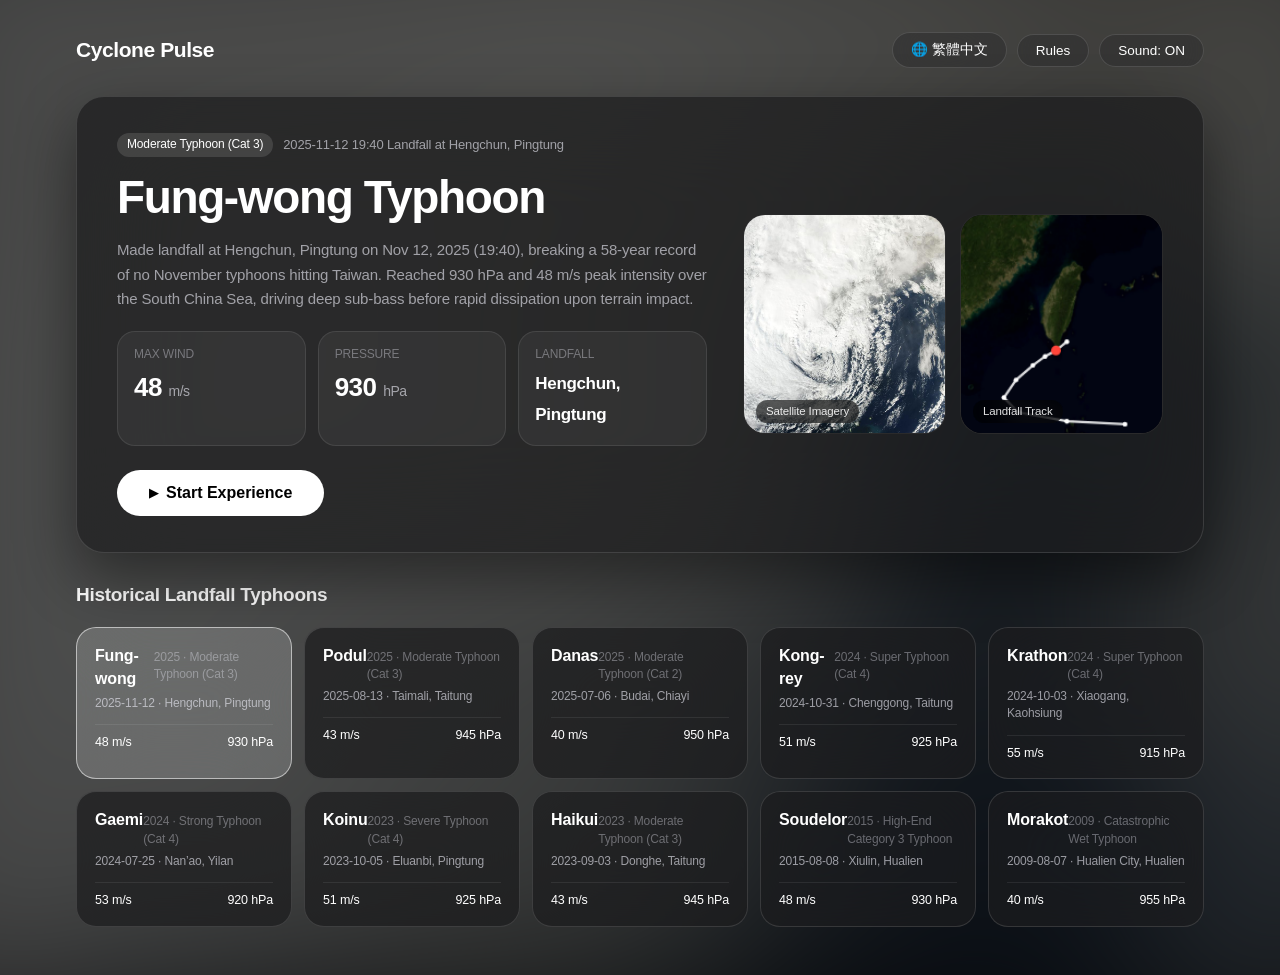
<file: index.html>
<!DOCTYPE html>
<html lang="zh-Hant">
<head>
  <meta charset="UTF-8" />
  <meta name="viewport" content="width=device-width, initial-scale=1.0" />
  <title>Cyclone Pulse</title>
  <link rel="stylesheet" href="styles.css" />
</head>
<body>
  <!-- Apple Weather / Apple Music 動態環境模糊背景層 -->
  <div id="ambientWallpaper" class="ambient-wallpaper"></div>

  <!-- =========================================================================
       階段 1：關卡選擇 (純粹 Apple macOS / Apple Weather 設計語言)
       ========================================================================= -->
  <section id="screenSelect" class="screen active">
    <div class="apple-window">
      <header class="apple-toolbar">
        <div class="toolbar-title">Cyclone Pulse</div>
        <div class="toolbar-actions">
          <button id="btnLangToggle" class="capsule-btn" type="button">🌐 English</button>
          <button id="btnOpenRules" class="capsule-btn" type="button">規則</button>
          <button id="btnMuteSelect" class="capsule-btn" type="button">聲音：開啟</button>
        </div>
      </header>

      <!-- 主視覺區 (Apple Weather / Apple TV+ 風格) -->
      <div class="spotlight-panel">
        <div class="spotlight-main">
          <div class="spotlight-meta">
            <span id="heroIntensity" class="meta-tag">中度颱風</span>
            <span id="heroLandfallTime" class="meta-date">2025年11月12日 19:40 登陸屏東縣恆春鎮</span>
          </div>

          <h1 id="heroName" class="spotlight-title">鳳凰颱風</h1>
          <p id="heroIntro" class="spotlight-desc"></p>

          <div class="weather-widgets">
            <div class="w-tile">
              <span id="lblHeroWind" class="w-label">最大風速</span>
              <div class="w-value"><span id="heroWind">48</span> <small>m/s</small></div>
            </div>
            <div class="w-tile">
              <span id="lblHeroPressure" class="w-label">中心氣壓</span>
              <div class="w-value"><span id="heroPressure">930</span> <small>hPa</small></div>
            </div>
            <div class="w-tile">
              <span id="lblHeroLandfall" class="w-label">登陸地點</span>
              <div id="heroLandfall" class="w-value w-value-text">屏東縣恆春鎮</div>
            </div>
          </div>

          <div class="spotlight-cta-row">
            <button id="btnStartStage" class="apple-primary-pill" type="button">
              <span class="play-icon">▶</span> <span id="btnStartStageText">開始體驗</span>
            </button>
          </div>
        </div>

        <div class="spotlight-media">
          <div class="media-card">
            <img id="heroSatImg" src="assets/typhoon_fung_wong.jpg" alt="衛星影像" />
            <span id="lblSatMedia" class="media-label">衛星雲圖</span>
          </div>
          <div class="media-card">
            <canvas id="heroTrackPreview" width="200" height="200"></canvas>
            <span id="lblTrackMedia" class="media-label">侵台路徑</span>
          </div>
        </div>
      </div>

      <!-- 10 個登陸台灣的歷史颱風列表 -->
      <div id="shelfHeaderTitle" class="shelf-header">歷史登陸颱風</div>
      <div id="typhoonGrid" class="typhoon-shelf"></div>
    </div>
  </section>

  <!-- 右上角「規則」彈出視窗 (Apple Sheet) -->
  <div id="rulesModal" class="sheet-backdrop" aria-hidden="true">
    <div class="apple-sheet">
      <div class="sheet-header">
        <h2 id="rulesModalTitle">遊玩方式</h2>
        <button id="btnCloseRulesTop" class="sheet-close" type="button">✕</button>
      </div>
      <div class="sheet-list">
        <div class="sheet-row">
          <div id="ruleRowTitle1" class="sheet-row-title">跟隨節拍圈，自由選擇四種音色</div>
          <div id="ruleRowDesc1" class="sheet-row-desc">
            當白色節拍圈收縮至颱風眼中心時，<strong>只要拍點對就得分</strong>。你可以自由按下 <strong>↑（水晶鐘琴）</strong>、<strong>←（溫暖電鋼琴）</strong>、<strong>→（空靈拇指琴）</strong> 或 <strong>↓（合成弦樂）</strong> 演奏不同音色。
          </div>
        </div>
        <div class="sheet-row">
          <div id="ruleRowTitle2" class="sheet-row-title">風速 (m/s) 與 RPM 節奏速度</div>
          <div id="ruleRowDesc2" class="sheet-row-desc">
            畫面左側會即時顯示颱風最大風速（m/s）、大氣壓力（hPa）以及當前的<strong>節奏速度（RPM）</strong>與節拍指示燈。
          </div>
        </div>
        <div class="sheet-row">
          <div id="ruleRowTitle3" class="sheet-row-title">自動產出個人化 Demo 音訊</div>
          <div id="ruleRowDesc3" class="sheet-row-desc">
            觀測結束後，系統會根據颱風路徑數據與你本局選擇的四種音色，自動合成專屬的 Demo 音樂供試聽與下載。
          </div>
        </div>
      </div>
      <div class="sheet-footer">
        <button id="btnCloseRules" class="apple-primary-pill sheet-done-btn" type="button">完成</button>
      </div>
    </div>
  </div>

  <!-- =========================================================================
       階段 2：遊戲開始（全螢幕單一地圖介面）
       ========================================================================= -->
  <section id="screenGame" class="screen">
    <canvas id="gameMapCanvas"></canvas>
  </section>

  <!-- =========================================================================
       階段 3：遊戲結束（Apple Music / Apple Fitness 風格精簡結算）
       ========================================================================= -->
  <section id="screenResult" class="screen">
    <div class="apple-window result-window">
      <header class="apple-toolbar">
        <div id="resTyphoonTitle" class="toolbar-title">鳳凰颱風</div>
        <div class="toolbar-actions">
          <button id="btnLangToggleResult" class="capsule-btn" type="button">🌐 English</button>
          <button id="btnReplaySame" class="capsule-btn" type="button">再玩一次</button>
          <button id="btnBackToSelect" class="capsule-btn capsule-btn-light" type="button">所有颱風</button>
        </div>
      </header>

      <div class="result-columns">
        <!-- 左欄：成績與簡潔點評 -->
        <div class="apple-panel">
          <div id="lblPerfHeading" class="panel-heading">表現摘要</div>

          <div class="summary-score-row">
            <div id="resRankBadge" class="summary-rank">S</div>
            <div class="summary-main-score">
              <span id="lblSmsScore" class="sms-label">分數</span>
              <strong id="resScoreVal" class="sms-val">0</strong>
            </div>
            <div class="summary-side-stats">
              <div><span id="lblMaxCombo">最大連擊</span> <strong id="resMaxCombo">0</strong></div>
              <div><span id="lblAccuracy">節拍準確率</span> <strong id="resAccuracy">100%</strong></div>
            </div>
          </div>

          <div class="judgment-grid">
            <div class="j-cell"><span>Perfect</span><strong id="resPerf">0</strong></div>
            <div class="j-cell"><span>Great</span><strong id="resGreat">0</strong></div>
            <div class="j-cell"><span>Good</span><strong id="resGood">0</strong></div>
            <div class="j-cell"><span>Miss</span><strong id="resMiss">0</strong></div>
          </div>

          <p id="resCritiqueText" class="summary-review"></p>
        </div>

        <!-- 右欄：自動產出 Demo 音樂 -->
        <div class="apple-panel">
          <div id="lblDemoHeading" class="panel-heading">專屬氣象聲景 Demo</div>
          <p id="resAutoMusicDesc" class="demo-caption">
            已根據本場颱風氣壓、風速與你演奏的四向音色自動合成。
          </p>

          <div class="music-player-box">
            <div class="mp-top">
              <span id="trackStatusLabel">已就緒</span>
              <button id="btnRegenerateMusic" class="text-link-btn" type="button">換一版編曲</button>
            </div>
            <canvas id="waveformCanvas" width="480" height="80"></canvas>
            <audio id="resultAudioPlayer" controls></audio>
          </div>

          <button id="btnDownloadWav" class="apple-primary-pill download-full-btn" type="button">
            下載音訊 (.WAV)
          </button>
        </div>
      </div>
    </div>
  </section>

  <script src="nasa-assets.js?v=20261115_arrange"></script>
  <script src="nasa-data.js?v=20261115_arrange"></script>
  <script src="audio-engine.js?v=20261115_arrange"></script>
  <script src="game.js?v=20261115_arrange"></script>
</body>
</html>
</file>
<file: styles.css>
:root {
  --bg-black: #000000;
  --material-thick: rgba(28, 28, 30, 0.72);
  --material-regular: rgba(44, 44, 46, 0.52);
  --material-hover: rgba(58, 58, 60, 0.68);
  --material-active: rgba(255, 255, 255, 0.18);
  --hairline: rgba(255, 255, 255, 0.13);
  --hairline-strong: rgba(255, 255, 255, 0.32);
  --label-primary: #ffffff;
  --label-secondary: rgba(235, 235, 245, 0.62);
  --label-tertiary: rgba(235, 235, 245, 0.38);
  --sf-font: -apple-system, BlinkMacSystemFont, "SF Pro Display", "SF Pro Text", "PingFang TC", "Helvetica Neue", sans-serif;
}

* {
  box-sizing: border-box;
  margin: 0;
  padding: 0;
  user-select: none;
  -webkit-user-select: none;
}

html, body {
  width: 100%;
  min-height: 100vh;
  background-color: var(--bg-black);
  color: var(--label-primary);
  font-family: var(--sf-font);
  font-size: 15px;
  line-height: 1.47;
  letter-spacing: -0.01em;
  -webkit-font-smoothing: antialiased;
  -moz-osx-font-smoothing: grayscale;
  overflow-x: hidden;
}

/* Apple Music / Apple Weather 動態背景氛圍層 */
.ambient-wallpaper {
  position: fixed;
  inset: -80px;
  background-size: cover;
  background-position: center;
  filter: blur(85px) brightness(0.32) saturate(135%);
  transform: scale(1.12);
  pointer-events: none;
  z-index: 0;
  transition: background-image 0.6s ease;
}

.screen {
  position: relative;
  z-index: 1;
  display: none;
  width: 100%;
  min-height: 100vh;
}

.screen.active {
  display: block;
}

/* ============================================================================
   Apple Window 容器與頂部導覽列
   ============================================================================ */
.apple-window {
  max-width: 1200px;
  margin: 0 auto;
  padding: 32px 36px 48px;
  display: flex;
  flex-direction: column;
  gap: 28px;
}

.apple-toolbar {
  display: flex;
  align-items: center;
  justify-content: space-between;
}

.toolbar-title {
  font-size: 21px;
  font-weight: 600;
  letter-spacing: -0.02em;
  color: var(--label-primary);
}

.toolbar-actions {
  display: flex;
  align-items: center;
  gap: 10px;
}

.capsule-btn {
  padding: 8px 18px;
  border-radius: 980px;
  border: 0.5px solid var(--hairline);
  background: var(--material-regular);
  backdrop-filter: blur(30px) saturate(180%);
  -webkit-backdrop-filter: blur(30px) saturate(180%);
  color: var(--label-primary);
  font-family: var(--sf-font);
  font-size: 13.5px;
  font-weight: 500;
  cursor: pointer;
  transition: background 0.18s ease, border-color 0.18s ease;
}

.capsule-btn:hover {
  background: var(--material-hover);
  border-color: var(--hairline-strong);
}

.capsule-btn-light {
  background: #ffffff;
  color: #000000;
  border-color: transparent;
  font-weight: 600;
}

.capsule-btn-light:hover {
  background: rgba(255, 255, 255, 0.88);
}

/* ============================================================================
   階段 1：Apple TV+ / Apple Weather 風格主視覺面板
   ============================================================================ */
.spotlight-panel {
  display: grid;
  grid-template-columns: 1.25fr 420px;
  gap: 36px;
  align-items: center;
  background: var(--material-thick);
  backdrop-filter: blur(50px) saturate(190%);
  -webkit-backdrop-filter: blur(50px) saturate(190%);
  border: 0.5px solid var(--hairline);
  border-radius: 28px;
  padding: 36px 40px;
  box-shadow: 0 24px 60px rgba(0, 0, 0, 0.45);
}

.spotlight-main {
  display: flex;
  flex-direction: column;
  gap: 16px;
}

.spotlight-meta {
  display: flex;
  align-items: center;
  flex-wrap: wrap;
  gap: 10px;
  font-size: 13px;
  color: var(--label-secondary);
}

.meta-tag {
  padding: 3px 10px;
  border-radius: 980px;
  background: rgba(255, 255, 255, 0.12);
  color: var(--label-primary);
  font-weight: 500;
  font-size: 12px;
}

.meta-date {
  font-weight: 400;
}

.spotlight-title {
  font-size: 46px;
  font-weight: 700;
  letter-spacing: -0.03em;
  line-height: 1.08;
  color: var(--label-primary);
}

.spotlight-desc {
  font-size: 15px;
  line-height: 1.62;
  color: var(--label-secondary);
  max-width: 620px;
}

/* Apple Weather 風格小工具方塊 */
.weather-widgets {
  display: grid;
  grid-template-columns: repeat(3, 1fr);
  gap: 12px;
  margin-top: 4px;
}

.w-tile {
  background: rgba(255, 255, 255, 0.05);
  border: 0.5px solid rgba(255, 255, 255, 0.09);
  border-radius: 18px;
  padding: 14px 16px;
  display: flex;
  flex-direction: column;
  gap: 4px;
}

.w-label {
  font-size: 12px;
  font-weight: 500;
  color: var(--label-tertiary);
}

.w-value {
  font-size: 26px;
  font-weight: 600;
  letter-spacing: -0.02em;
  color: var(--label-primary);
  font-variant-numeric: tabular-nums;
}

.w-value small {
  font-size: 14px;
  font-weight: 400;
  color: var(--label-secondary);
}

.w-value-text {
  font-size: 17px;
  line-height: 1.85;
}

.spotlight-cta-row {
  margin-top: 8px;
  display: flex;
  align-items: center;
}

/* Apple 標誌性純白膠囊主按鈕 */
.apple-primary-pill {
  display: inline-flex;
  align-items: center;
  justify-content: center;
  gap: 8px;
  padding: 14px 32px;
  border-radius: 980px;
  border: none;
  background: #ffffff;
  color: #000000;
  font-family: var(--sf-font);
  font-size: 16px;
  font-weight: 600;
  cursor: pointer;
  transition: transform 0.16s ease, opacity 0.16s ease;
}

.apple-primary-pill:hover {
  opacity: 0.92;
  transform: scale(1.015);
}

.play-icon {
  font-size: 12px;
}

.spotlight-media {
  display: grid;
  grid-template-columns: 1fr 1fr;
  gap: 14px;
}

.media-card {
  position: relative;
  height: 220px;
  border-radius: 22px;
  overflow: hidden;
  border: 0.5px solid var(--hairline);
  background: #0a0a0c;
}

#heroSatImg,
#heroTrackPreview {
  width: 100%;
  height: 100%;
  object-fit: cover;
  display: block;
}

.media-label {
  position: absolute;
  bottom: 10px;
  left: 12px;
  font-size: 11.5px;
  font-weight: 500;
  padding: 3px 10px;
  border-radius: 980px;
  background: rgba(0, 0, 0, 0.58);
  backdrop-filter: blur(12px);
  -webkit-backdrop-filter: blur(12px);
  color: rgba(255, 255, 255, 0.88);
}

/* ============================================================================
   10 個登陸台灣颱風陳列架 (Apple Shelf)
   ============================================================================ */
.shelf-header {
  font-size: 19px;
  font-weight: 600;
  letter-spacing: -0.015em;
  color: var(--label-primary);
  margin-bottom: -10px;
}

.typhoon-shelf {
  display: grid;
  grid-template-columns: repeat(5, 1fr);
  gap: 12px;
}

.ty-card {
  background: var(--material-thick);
  backdrop-filter: blur(35px) saturate(180%);
  -webkit-backdrop-filter: blur(35px) saturate(180%);
  border: 0.5px solid var(--hairline);
  border-radius: 20px;
  padding: 16px 18px;
  cursor: pointer;
  display: flex;
  flex-direction: column;
  gap: 4px;
  transition: background 0.2s ease, border-color 0.2s ease, transform 0.2s ease;
}

.ty-card:hover {
  background: var(--material-hover);
  transform: translateY(-2px);
}

.ty-card.active {
  background: var(--material-active);
  border-color: rgba(255, 255, 255, 0.55);
}

.ty-card-top {
  display: flex;
  justify-content: space-between;
  align-items: baseline;
}

.ty-card-name {
  font-size: 16px;
  font-weight: 600;
  color: var(--label-primary);
}

.ty-card-year {
  font-size: 12px;
  color: var(--label-tertiary);
  font-variant-numeric: tabular-nums;
}

.ty-card-date {
  font-size: 12px;
  color: var(--label-secondary);
}

.ty-card-metrics {
  margin-top: 8px;
  padding-top: 8px;
  border-top: 0.5px solid rgba(255, 255, 255, 0.08);
  display: flex;
  justify-content: space-between;
  font-size: 12.5px;
  font-weight: 500;
  color: var(--label-primary);
  font-variant-numeric: tabular-nums;
}

/* ============================================================================
   右上角「規則」彈出視窗 (macOS / iOS Sheet)
   ============================================================================ */
.sheet-backdrop {
  position: fixed;
  inset: 0;
  background: rgba(0, 0, 0, 0.55);
  backdrop-filter: blur(20px);
  -webkit-backdrop-filter: blur(20px);
  display: none;
  align-items: center;
  justify-content: center;
  z-index: 200;
  padding: 24px;
}

.sheet-backdrop.open {
  display: flex;
}

.apple-sheet {
  width: 100%;
  max-width: 500px;
  background: rgba(32, 32, 34, 0.9);
  backdrop-filter: blur(50px);
  -webkit-backdrop-filter: blur(50px);
  border: 0.5px solid rgba(255, 255, 255, 0.18);
  border-radius: 28px;
  padding: 28px 30px;
  box-shadow: 0 32px 70px rgba(0, 0, 0, 0.65);
  display: flex;
  flex-direction: column;
  gap: 22px;
}

.sheet-header {
  display: flex;
  align-items: center;
  justify-content: space-between;
}

.sheet-header h2 {
  font-size: 22px;
  font-weight: 600;
}

.sheet-close {
  width: 30px;
  height: 30px;
  border-radius: 50%;
  border: none;
  background: rgba(255, 255, 255, 0.12);
  color: var(--label-secondary);
  font-size: 14px;
  cursor: pointer;
}

.sheet-list {
  display: flex;
  flex-direction: column;
  gap: 16px;
}

.sheet-row {
  padding-bottom: 16px;
  border-bottom: 0.5px solid rgba(255, 255, 255, 0.1);
}

.sheet-row:last-child {
  border-bottom: none;
  padding-bottom: 0;
}

.sheet-row-title {
  font-size: 15px;
  font-weight: 600;
  color: var(--label-primary);
  margin-bottom: 4px;
}

.sheet-row-desc {
  font-size: 13.5px;
  line-height: 1.55;
  color: var(--label-secondary);
}

.sheet-footer {
  display: flex;
}

.sheet-done-btn {
  width: 100%;
  padding: 12px 24px;
}

/* ============================================================================
   階段 2：全螢幕單一地圖介面
   ============================================================================ */
#screenGame.active {
  position: fixed;
  inset: 0;
  width: 100vw;
  height: 100vh;
  background: #000000;
  overflow: hidden;
  z-index: 50;
}

#gameMapCanvas {
  width: 100vw;
  height: 100vh;
  display: block;
  cursor: pointer;
  touch-action: manipulation;
}

/* ============================================================================
   階段 3：Apple Music 風格精簡結算
   ============================================================================ */
.result-window {
  max-width: 980px;
  padding-top: 48px;
}

.result-columns {
  display: grid;
  grid-template-columns: 1fr 1fr;
  gap: 24px;
}

.apple-panel {
  background: var(--material-thick);
  backdrop-filter: blur(50px) saturate(190%);
  -webkit-backdrop-filter: blur(50px) saturate(190%);
  border: 0.5px solid var(--hairline);
  border-radius: 28px;
  padding: 30px;
  display: flex;
  flex-direction: column;
  gap: 20px;
  box-shadow: 0 24px 60px rgba(0, 0, 0, 0.45);
}

.panel-heading {
  font-size: 17px;
  font-weight: 600;
  color: var(--label-primary);
}

.summary-score-row {
  display: flex;
  align-items: center;
  gap: 18px;
  padding: 18px;
  border-radius: 20px;
  background: rgba(255, 255, 255, 0.05);
}

.summary-rank {
  width: 60px;
  height: 60px;
  border-radius: 16px;
  background: #ffffff;
  color: #000000;
  display: flex;
  align-items: center;
  justify-content: center;
  font-size: 30px;
  font-weight: 700;
}

.summary-main-score {
  display: flex;
  flex-direction: column;
}

.sms-label {
  font-size: 12px;
  color: var(--label-tertiary);
}

.sms-val {
  font-size: 34px;
  font-weight: 700;
  letter-spacing: -0.02em;
  font-variant-numeric: tabular-nums;
}

.summary-side-stats {
  margin-left: auto;
  font-size: 13px;
  color: var(--label-secondary);
  display: flex;
  flex-direction: column;
  gap: 4px;
  text-align: right;
}

.judgment-grid {
  display: grid;
  grid-template-columns: repeat(4, 1fr);
  gap: 10px;
}

.j-cell {
  background: rgba(255, 255, 255, 0.04);
  border-radius: 14px;
  padding: 12px 8px;
  text-align: center;
  display: flex;
  flex-direction: column;
  gap: 2px;
}

.j-cell span {
  font-size: 11px;
  color: var(--label-tertiary);
}

.j-cell strong {
  font-size: 18px;
  font-weight: 600;
  font-variant-numeric: tabular-nums;
}

.summary-review {
  font-size: 14px;
  line-height: 1.6;
  color: var(--label-secondary);
  margin-top: auto;
}

.demo-caption {
  font-size: 14px;
  line-height: 1.55;
  color: var(--label-secondary);
}

.music-player-box {
  background: rgba(255, 255, 255, 0.05);
  border: 0.5px solid rgba(255, 255, 255, 0.09);
  border-radius: 20px;
  padding: 16px;
  display: flex;
  flex-direction: column;
  gap: 12px;
}

.mp-top {
  display: flex;
  align-items: center;
  justify-content: space-between;
  font-size: 12.5px;
  color: var(--label-secondary);
}

.text-link-btn {
  border: none;
  background: none;
  color: #ffffff;
  font-size: 12.5px;
  font-weight: 500;
  text-decoration: underline;
  text-underline-offset: 3px;
  cursor: pointer;
}

#waveformCanvas {
  width: 100%;
  height: 76px;
  border-radius: 12px;
  background: rgba(0, 0, 0, 0.35);
}

audio#resultAudioPlayer {
  width: 100%;
  height: 38px;
}

.download-full-btn {
  width: 100%;
  margin-top: auto;
}

@media (max-width: 1024px) {
  .spotlight-panel { grid-template-columns: 1fr; }
  .typhoon-shelf { grid-template-columns: repeat(2, 1fr); }
  .result-columns { grid-template-columns: 1fr; }
}
</file>
